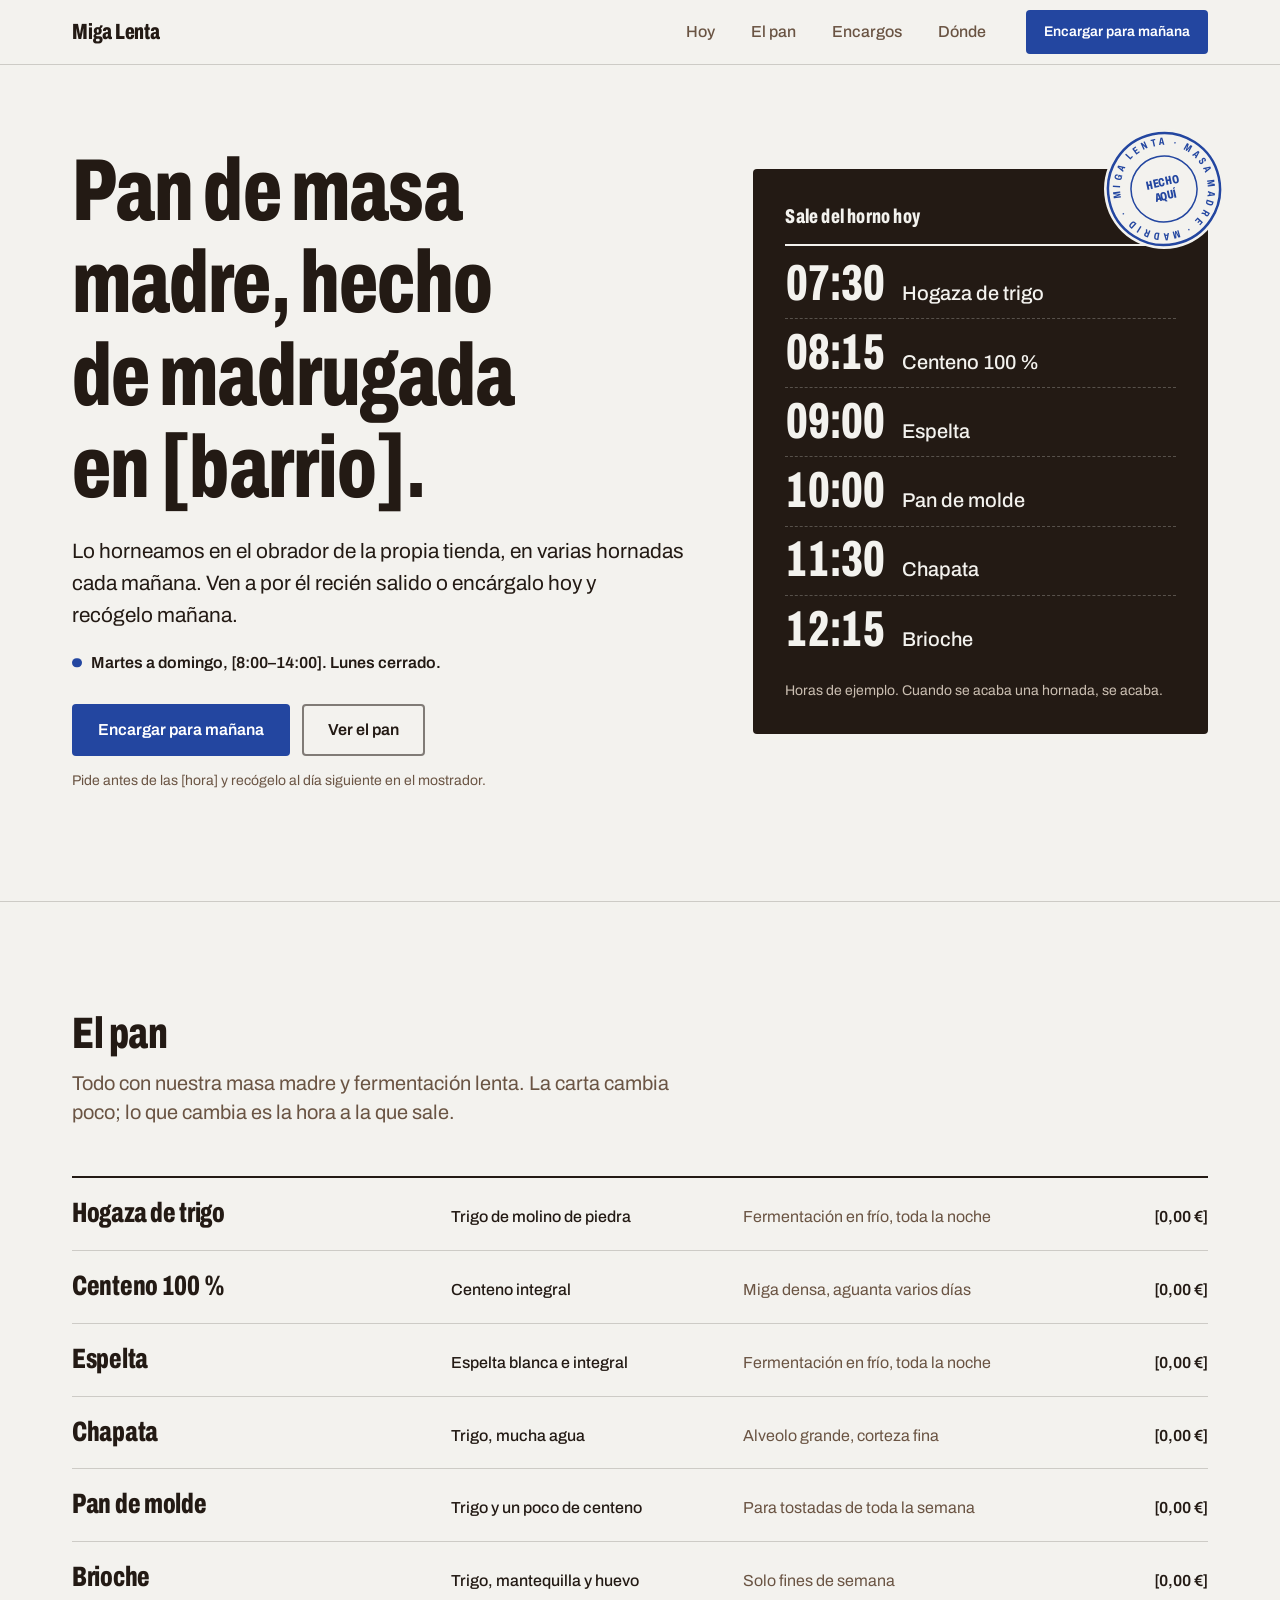
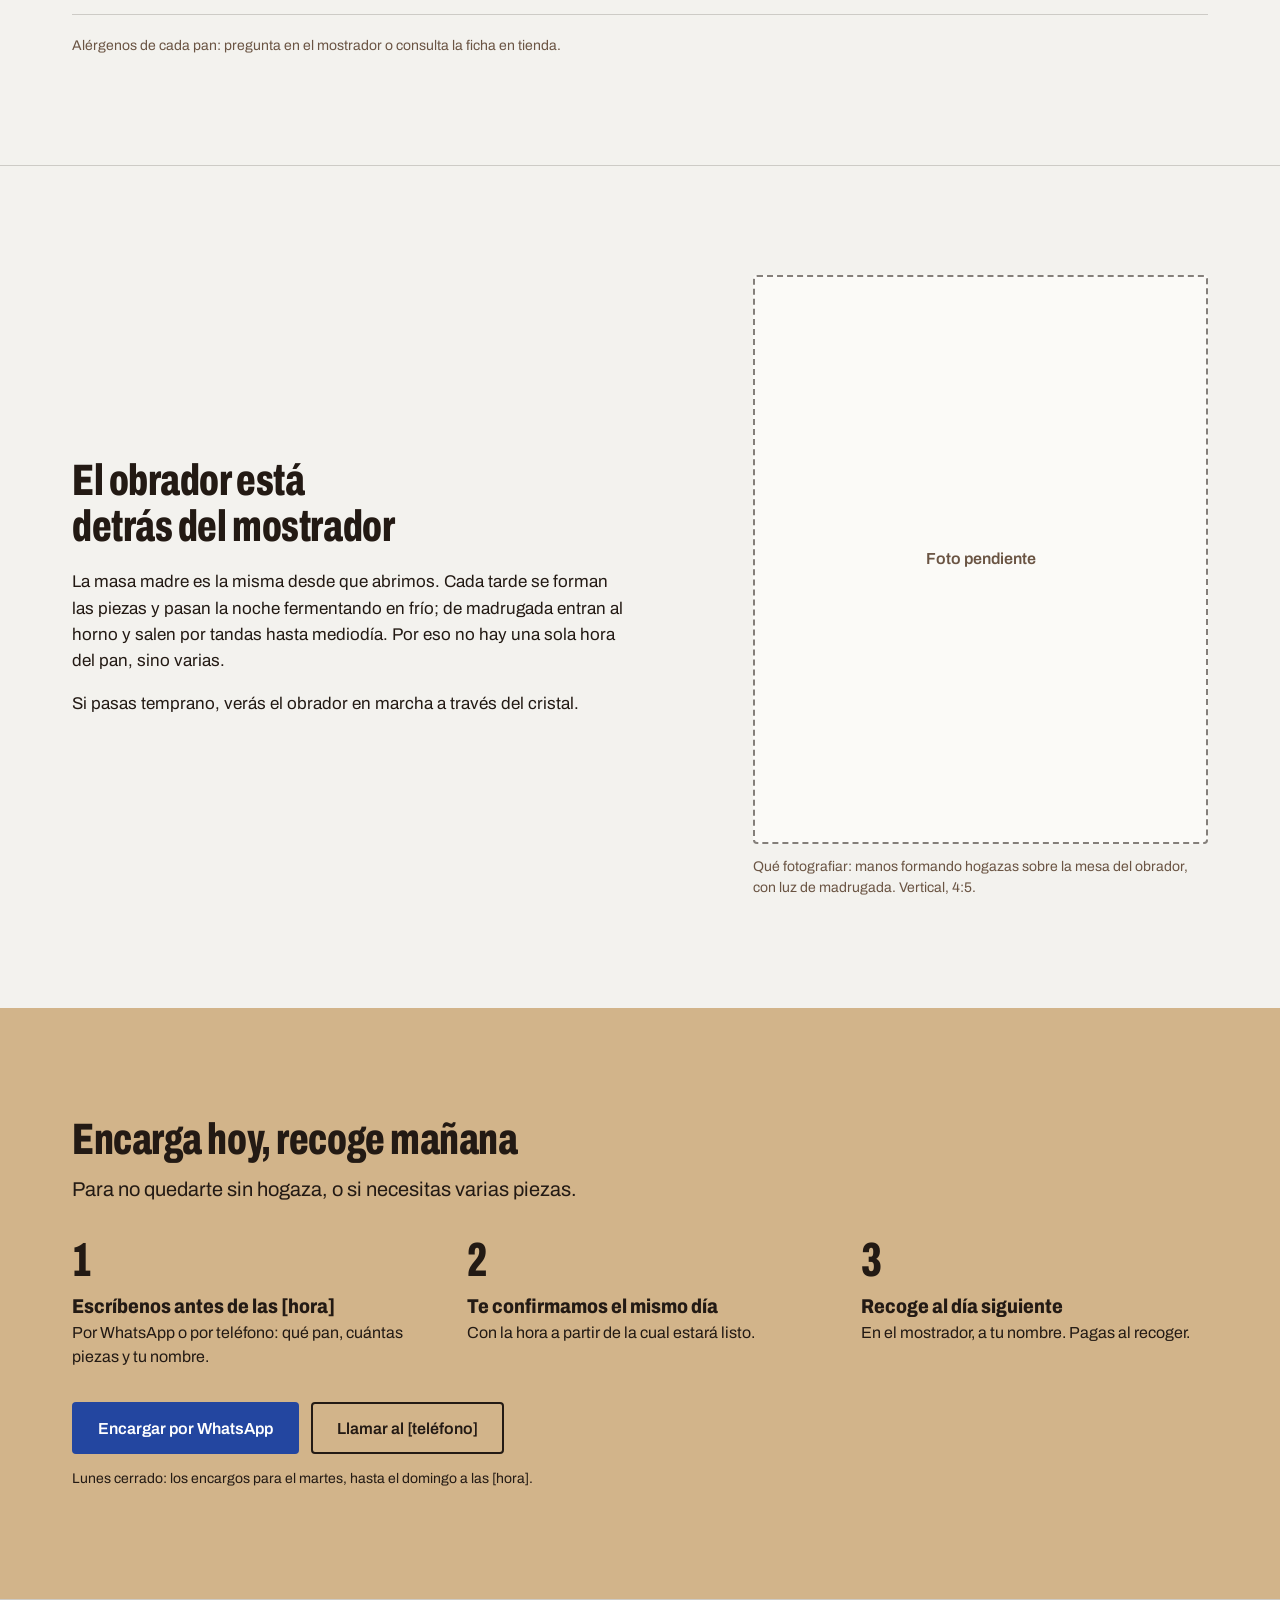
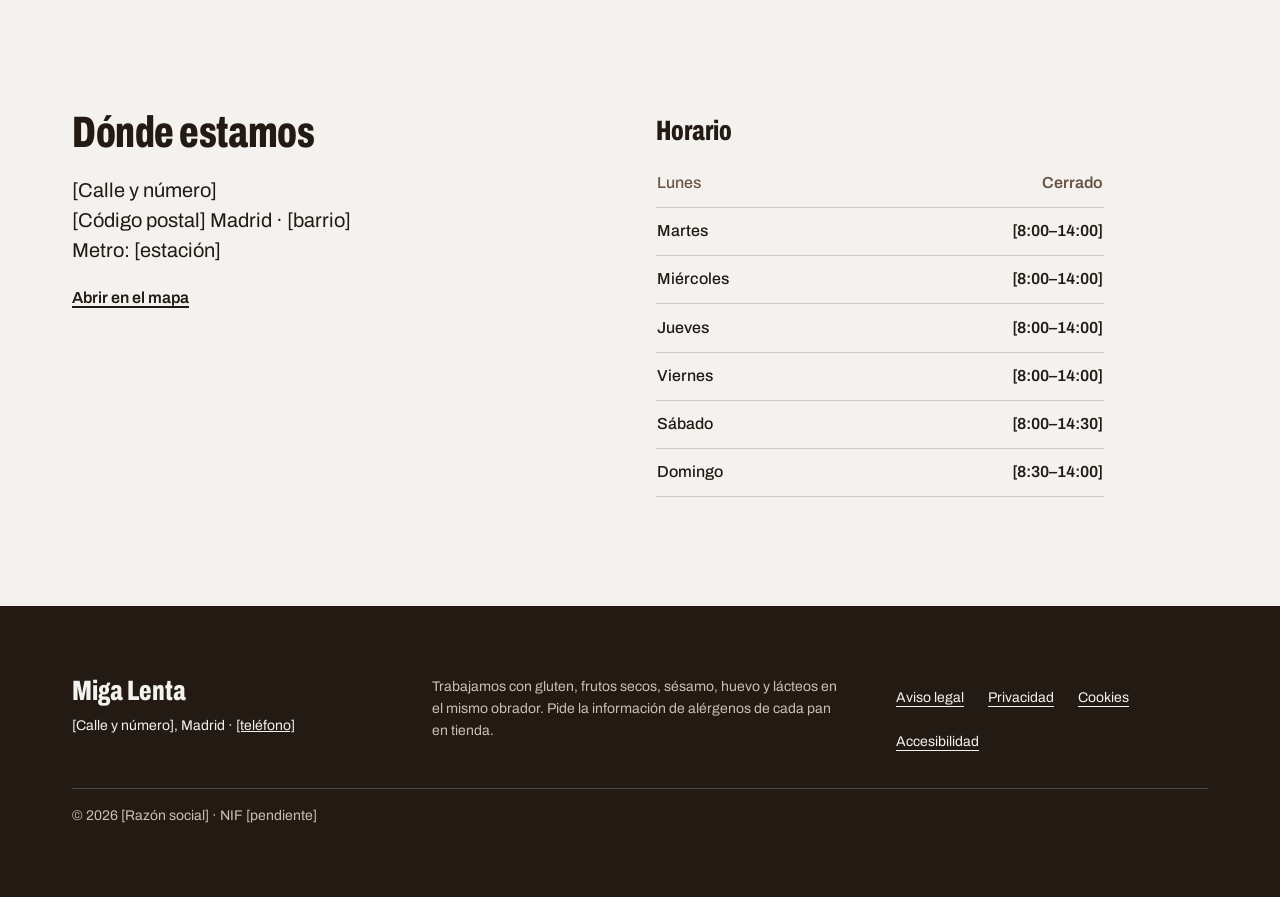
<file: docs/examples/phase-3b/site/index.html>
<!doctype html>
<html lang="es">
<head>
  <meta charset="utf-8">
  <!-- viewport-fit=cover so safe-area insets apply; never block zoom -->
  <meta name="viewport" content="width=device-width, initial-scale=1, viewport-fit=cover">
  <title>Miga Lenta · Pan de masa madre en [barrio], Madrid</title>
  <meta name="description" content="Panadería de masa madre con obrador propio en [barrio], Madrid. Horas de hornada de cada día, la carta de panes y encargos para recoger al día siguiente.">
  <meta name="color-scheme" content="light dark">
  <meta name="theme-color" content="#F3F2EE" media="(prefers-color-scheme: light)">
  <meta name="theme-color" content="#17110D" media="(prefers-color-scheme: dark)">
  <link rel="icon" href="favicon.svg" type="image/svg+xml">
  <link rel="preconnect" href="https://fonts.googleapis.com">
  <link rel="preconnect" href="https://fonts.gstatic.com" crossorigin>
  <!-- The single external request allowed by the brief: Archivo with its width axis -->
  <link rel="stylesheet" href="https://fonts.googleapis.com/css2?family=Archivo:wdth,wght@62..125,400..800&display=swap">
  <link rel="stylesheet" href="styles.css">
</head>
<body>
  <a class="skip" href="#main">Saltar al contenido</a>

  <header class="site-header">
    <div class="wrap header-inner">
      <a class="brand" href="#main" aria-label="Miga Lenta, inicio">Miga Lenta</a>
      <nav class="nav" aria-label="Secciones">
        <ul>
          <li><a href="#hoy">Hoy</a></li>
          <li><a href="#el-pan">El pan</a></li>
          <li><a href="#encargos">Encargos</a></li>
          <li><a href="#donde">Dónde</a></li>
        </ul>
      </nav>
      <a class="btn btn-primary btn-small header-cta" href="#encargos">Encargar para mañana</a>
    </div>
  </header>

  <main id="main">
    <!-- 1. Primera pantalla: qué es, dónde, horario y la pizarra de hornadas -->
    <section class="hero" id="hoy" aria-labelledby="hero-title">
      <div class="wrap hero-grid">
        <div class="hero-copy">
          <h1 id="hero-title">Pan de masa madre, hecho de madrugada en&nbsp;[barrio].</h1>
          <p class="lead">Lo horneamos en el obrador de la propia tienda, en varias hornadas cada mañana. Ven a por él recién salido o encárgalo hoy y recógelo mañana.</p>
          <p class="hours-today"><span class="dot" aria-hidden="true"></span>Martes a domingo, [8:00–14:00]. Lunes cerrado.</p>
          <div class="actions">
            <a class="btn btn-primary" href="#encargos">Encargar para mañana</a>
            <a class="btn btn-secondary" href="#el-pan">Ver el pan</a>
          </div>
          <p class="reassure">Pide antes de las [hora] y recógelo al día siguiente en el mostrador.</p>
        </div>

        <div class="board-wrap">
          <!-- CONTENIDO DE EJEMPLO: sustituir horas y panes por la hornada real -->
          <div class="board">
            <table>
              <caption>Sale del horno hoy</caption>
              <thead class="visually-hidden">
                <tr><th scope="col">Hora</th><th scope="col">Pan</th></tr>
              </thead>
              <tbody>
                <tr><td><time>07:30</time></td><th scope="row">Hogaza de trigo</th></tr>
                <tr><td><time>08:15</time></td><th scope="row">Centeno 100&nbsp;%</th></tr>
                <tr><td><time>09:00</time></td><th scope="row">Espelta</th></tr>
                <tr><td><time>10:00</time></td><th scope="row">Pan de molde</th></tr>
                <tr><td><time>11:30</time></td><th scope="row">Chapata</th></tr>
                <tr><td><time>12:15</time></td><th scope="row">Brioche</th></tr>
              </tbody>
            </table>
            <p class="board-note">Horas de ejemplo. Cuando se acaba una hornada, se acaba.</p>
          </div>
          <svg class="stamp" viewBox="0 0 120 120" aria-hidden="true" focusable="false">
            <defs><path id="stamp-ring" d="M60,60 m-44,0 a44,44 0 1,1 88,0 a44,44 0 1,1 -88,0"/></defs>
            <circle cx="60" cy="60" r="56" fill="none" stroke="currentColor" stroke-width="2.5"/>
            <circle cx="60" cy="60" r="33" fill="none" stroke="currentColor" stroke-width="1.5"/>
            <text font-size="10.5" font-weight="700" fill="currentColor"><textPath href="#stamp-ring" textLength="262" lengthAdjust="spacing">MIGA LENTA · MASA MADRE · MADRID ·</textPath></text>
            <text x="60" y="57" text-anchor="middle" font-size="12" font-weight="800" fill="currentColor">HECHO</text>
            <text x="60" y="71" text-anchor="middle" font-size="12" font-weight="800" fill="currentColor">AQUÍ</text>
          </svg>
        </div>
      </div>
    </section>

    <!-- 2. El pan: la carta como fichas de mostrador, en lista -->
    <section class="section" id="el-pan" aria-labelledby="pan-title">
      <div class="wrap">
        <div class="section-head">
          <h2 id="pan-title">El pan</h2>
          <p>Todo con nuestra masa madre y fermentación lenta. La carta cambia poco; lo que cambia es la hora a la que sale.</p>
        </div>
        <!-- Variedades genéricas: ajustar a la carta real. Precios pendientes. -->
        <ul class="menu" role="list">
          <li class="menu-item">
            <h3>Hogaza de trigo</h3>
            <p class="menu-flour">Trigo de molino de piedra</p>
            <p class="menu-ferment">Fermentación en frío, toda la noche</p>
            <p class="menu-price">[0,00&nbsp;€]</p>
          </li>
          <li class="menu-item">
            <h3>Centeno 100&nbsp;%</h3>
            <p class="menu-flour">Centeno integral</p>
            <p class="menu-ferment">Miga densa, aguanta varios días</p>
            <p class="menu-price">[0,00&nbsp;€]</p>
          </li>
          <li class="menu-item">
            <h3>Espelta</h3>
            <p class="menu-flour">Espelta blanca e integral</p>
            <p class="menu-ferment">Fermentación en frío, toda la noche</p>
            <p class="menu-price">[0,00&nbsp;€]</p>
          </li>
          <li class="menu-item">
            <h3>Chapata</h3>
            <p class="menu-flour">Trigo, mucha agua</p>
            <p class="menu-ferment">Alveolo grande, corteza fina</p>
            <p class="menu-price">[0,00&nbsp;€]</p>
          </li>
          <li class="menu-item">
            <h3>Pan de molde</h3>
            <p class="menu-flour">Trigo y un poco de centeno</p>
            <p class="menu-ferment">Para tostadas de toda la semana</p>
            <p class="menu-price">[0,00&nbsp;€]</p>
          </li>
          <li class="menu-item">
            <h3>Brioche</h3>
            <p class="menu-flour">Trigo, mantequilla y huevo</p>
            <p class="menu-ferment">Solo fines de semana</p>
            <p class="menu-price">[0,00&nbsp;€]</p>
          </li>
        </ul>
        <p class="allergens-note">Alérgenos de cada pan: pregunta en el mostrador o consulta la ficha en tienda.</p>
      </div>
    </section>

    <!-- 3. El obrador -->
    <section class="section section-workshop" aria-labelledby="obrador-title">
      <div class="wrap workshop-grid">
        <div class="workshop-copy">
          <h2 id="obrador-title">El obrador está detrás del mostrador</h2>
          <p>La masa madre es la misma desde que abrimos. Cada tarde se forman las piezas y pasan la noche fermentando en frío; de madrugada entran al horno y salen por tandas hasta mediodía. Por eso no hay una sola hora del pan, sino varias.</p>
          <p>Si pasas temprano, verás el obrador en marcha a través del cristal.</p>
        </div>
        <figure class="photo-slot">
          <div class="photo-frame" role="img" aria-label="Hueco reservado para una foto del obrador">
            <span>Foto pendiente</span>
          </div>
          <figcaption>Qué fotografiar: manos formando hogazas sobre la mesa del obrador, con luz de madrugada. Vertical, 4:5.</figcaption>
        </figure>
      </div>
    </section>

    <!-- 4. Encargos: mecanismo de conversión (acción directa: WhatsApp o teléfono) -->
    <section class="section section-orders" id="encargos" aria-labelledby="encargos-title">
      <div class="wrap orders-grid">
        <div class="orders-head">
          <h2 id="encargos-title">Encarga hoy, recoge mañana</h2>
          <p>Para no quedarte sin hogaza, o si necesitas varias piezas.</p>
        </div>
        <ol class="steps" role="list">
          <li>
            <span class="step-n" aria-hidden="true">1</span>
            <h3>Escríbenos antes de las [hora]</h3>
            <p>Por WhatsApp o por teléfono: qué pan, cuántas piezas y tu nombre.</p>
          </li>
          <li>
            <span class="step-n" aria-hidden="true">2</span>
            <h3>Te confirmamos el mismo día</h3>
            <p>Con la hora a partir de la cual estará listo.</p>
          </li>
          <li>
            <span class="step-n" aria-hidden="true">3</span>
            <h3>Recoge al día siguiente</h3>
            <p>En el mostrador, a tu nombre. Pagas al recoger.</p>
          </li>
        </ol>
        <div class="orders-actions">
          <div class="actions">
            <a class="btn btn-primary" href="https://wa.me/[34XXXXXXXXX]">Encargar por WhatsApp</a>
            <a class="btn btn-secondary" href="tel:+34[XXXXXXXXX]">Llamar al [teléfono]</a>
          </div>
          <p class="reassure">Lunes cerrado: los encargos para el martes, hasta el domingo a las [hora].</p>
        </div>
      </div>
    </section>

    <!-- 5. Dónde: información práctica completa -->
    <section class="section" id="donde" aria-labelledby="donde-title">
      <div class="wrap where-grid">
        <div class="where-copy">
          <h2 id="donde-title">Dónde estamos</h2>
          <address>
            <span class="addr-line">[Calle y número]</span>
            <span class="addr-line">[Código postal] Madrid · [barrio]</span>
            <span class="addr-line">Metro: [estación]</span>
          </address>
          <p><a class="text-link" href="https://maps.google.com/?q=[direccion]">Abrir en el mapa</a></p>
        </div>
        <div class="week">
          <table>
            <caption>Horario</caption>
            <tbody>
              <tr><th scope="row">Lunes</th><td>Cerrado</td></tr>
              <tr><th scope="row">Martes</th><td>[8:00–14:00]</td></tr>
              <tr><th scope="row">Miércoles</th><td>[8:00–14:00]</td></tr>
              <tr><th scope="row">Jueves</th><td>[8:00–14:00]</td></tr>
              <tr><th scope="row">Viernes</th><td>[8:00–14:00]</td></tr>
              <tr><th scope="row">Sábado</th><td>[8:00–14:30]</td></tr>
              <tr><th scope="row">Domingo</th><td>[8:30–14:00]</td></tr>
            </tbody>
          </table>
        </div>
      </div>
    </section>
  </main>

  <footer class="site-footer">
    <div class="wrap footer-grid">
      <div>
        <p class="footer-brand">Miga Lenta</p>
        <p>[Calle y número], Madrid · <a href="tel:+34[XXXXXXXXX]">[teléfono]</a></p>
      </div>
      <p class="footer-allergens">Trabajamos con gluten, frutos secos, sésamo, huevo y lácteos en el mismo obrador. Pide la información de alérgenos de cada pan en tienda.</p>
      <nav aria-label="Información legal">
        <ul class="legal" role="list">
          <li><a href="[aviso-legal]">Aviso legal</a></li>
          <li><a href="[privacidad]">Privacidad</a></li>
          <li><a href="[cookies]">Cookies</a></li>
          <li><a href="[accesibilidad]">Accesibilidad</a></li>
        </ul>
      </nav>
      <!-- Sin JavaScript: actualizar el año a mano. Datos legales (razón social, NIF) pendientes. -->
      <p class="copy">© 2026 [Razón social] · NIF [pendiente]</p>
    </div>
  </footer>
</body>
</html>
</file>
<file: docs/examples/phase-3b/site/styles.css>
/* Miga Lenta: "pizarra de hornadas". Static CSS, no JavaScript. */

:root {
  /* Named colors from the brief */
  --harina: #F3F2EE;
  --corteza: #231A14;
  --sello: #2346A0;
  --kraft: #D2B48A;
  --centeno: #6A5443;
  --miga: #FBFAF7;

  /* Roles */
  --bg: var(--harina);
  --surface: var(--miga);
  --text: var(--corteza);
  --text-2: var(--centeno);
  --accent: var(--sello);
  --accent-press: #1A3580;
  --on-accent: #FFFFFF;
  --line: rgba(35, 26, 20, 0.18);
  --line-strong: rgba(35, 26, 20, 0.55); /* 3:1+ on harina for borders of controls */
  --board: var(--corteza);
  --on-board: var(--harina);
  --on-board-2: #CBBFB2;
  --band: var(--kraft);
  --on-band: var(--corteza);
  --stamp: var(--sello);
  --focus: var(--sello);

  /* Type */
  --font: "Archivo", system-ui, -apple-system, "Segoe UI", sans-serif;
  --fs-sm: 0.875rem;
  --fs-base: 1rem;
  --fs-md: 1.25rem;
  --fs-lg: 1.75rem;
  --fs-xl: clamp(2rem, 1.4rem + 2.4vw, 2.75rem);
  --fs-hero: clamp(2.5rem, 1.2rem + 5.4vw, 5.5rem);
  --narrow: 68%;   /* display width (wdth 62–75 in the brief) */

  /* Space and layout */
  --gutter: clamp(1rem, 0.6rem + 1.8vw, 2rem);
  --max: 1200px;
  --section-y: clamp(3.5rem, 2rem + 6vw, 8rem);
  --radius: 4px;
  --header-h: 64px;
  --t: 150ms;
}

@media (prefers-color-scheme: dark) {
  :root {
    /* "Las 5 de la mañana en el obrador" */
    --bg: #17110D;
    --surface: #211912;
    --text: var(--harina);
    --text-2: #C9B8A6;
    --accent: #9DB2F2;
    --accent-press: #B9C9F6;
    --on-accent: var(--corteza);
    --line: rgba(243, 242, 238, 0.16);
    --line-strong: rgba(243, 242, 238, 0.5);
    --board: #2B211A;
    --on-board: var(--harina);
    --on-board-2: #C9B8A6;
    --band: #33271C;
    --on-band: var(--harina);
    --stamp: #9DB2F2;
    --focus: #9DB2F2;
  }
}

/* ---------- Base ---------- */

*, *::before, *::after { box-sizing: border-box; }

html {
  -webkit-text-size-adjust: 100%;          /* no font inflation in landscape */
  -webkit-tap-highlight-color: transparent; /* replaced by :active styles */
  scroll-behavior: smooth;
  scroll-padding-top: 1rem;
}
@media (prefers-reduced-motion: reduce) {
  html { scroll-behavior: auto; }
  *, *::before, *::after { transition: none !important; }
}

body {
  margin: 0;
  background: var(--bg);
  color: var(--text);
  font-family: var(--font);
  font-size: var(--fs-base);
  line-height: 1.55;
  font-variant-numeric: tabular-nums;
}

h1, h2, h3 {
  margin: 0;
  font-stretch: var(--narrow);
  font-weight: 800;
  line-height: 1.05;
  letter-spacing: -0.01em;
  text-wrap: balance;
}
p { margin: 0; text-wrap: pretty; }
ul, ol { margin: 0; padding: 0; list-style: none; }
a { color: inherit; }

a, button { touch-action: manipulation; }

:focus-visible {
  outline: 3px solid var(--focus);
  outline-offset: 3px;
  border-radius: 2px;
}

.wrap {
  max-width: var(--max);
  margin-inline: auto;
  padding-inline: max(var(--gutter), env(safe-area-inset-left)) max(var(--gutter), env(safe-area-inset-right));
}

.visually-hidden {
  position: absolute !important;
  width: 1px; height: 1px;
  overflow: hidden;
  clip: rect(0 0 0 0);
  white-space: nowrap;
}

.skip {
  position: absolute;
  left: 1rem; top: -100px;
  z-index: 100;
  padding: 0.75rem 1rem;
  background: var(--accent);
  color: var(--on-accent);
  font-weight: 600;
  text-decoration: none;
}
.skip:focus { top: 1rem; }

/* ---------- Buttons ---------- */

.btn {
  display: inline-flex;
  align-items: center;
  justify-content: center;
  min-height: 52px;
  padding: 0.75rem 1.5rem;
  border: 2px solid transparent;
  border-radius: var(--radius);
  font: inherit;
  font-weight: 600;
  line-height: 1.2;
  text-align: center;
  text-decoration: none;
  user-select: none;
  -webkit-touch-callout: none;
  transition: background-color var(--t) ease-out, color var(--t) ease-out, transform var(--t) ease-out;
}
.btn-primary { background: var(--accent); color: var(--on-accent); }
.btn-secondary { border-color: var(--line-strong); color: var(--text); }
.btn-small { min-height: 44px; padding: 0.5rem 1rem; font-size: var(--fs-sm); }

.btn:active { transform: translateY(1px); }
.btn-primary:active { background: var(--accent-press); }
.btn-secondary:active { background: var(--line); }

@media (hover: hover) and (pointer: fine) {
  .btn-primary:hover { background: var(--accent-press); }
  .btn-secondary:hover { border-color: var(--text); }
}

.actions {
  display: flex;
  flex-direction: column;
  gap: 0.75rem;
}
@media (min-width: 560px) {
  .actions { flex-direction: row; flex-wrap: wrap; }
}

.reassure {
  margin-top: 0.875rem;
  color: var(--text-2);
  font-size: var(--fs-sm);
}

.text-link {
  font-weight: 600;
  text-decoration-thickness: 2px;
  text-underline-offset: 0.2em;
  display: inline-flex;
  align-items: center;
  min-height: 44px; /* review: padding alone gave 43.99px */
}
.text-link:active { color: var(--accent); }
@media (hover: hover) and (pointer: fine) {
  .text-link:hover { color: var(--accent); }
}

/* ---------- Header ---------- */

.site-header {
  background: var(--bg);
  border-bottom: 1px solid var(--line);
  padding-top: env(safe-area-inset-top);
}
.header-inner {
  display: grid;
  grid-template-columns: 1fr auto;
  grid-template-areas:
    "brand cta"
    "nav nav";
  align-items: center;
  column-gap: 1rem;
  padding-top: 0.5rem;
}
.brand {
  grid-area: brand;
  font-weight: 800;
  font-stretch: var(--narrow);
  font-size: 1.375rem;
  text-decoration: none;
  letter-spacing: -0.01em;
  padding-block: 0.5rem;
}
.header-cta { grid-area: cta; }

.nav { grid-area: nav; }
.nav ul { display: flex; gap: 0.25rem 0.25rem; flex-wrap: wrap; margin-left: -0.5rem; }
.nav a {
  display: inline-flex;
  align-items: center;
  justify-content: center;
  min-height: 44px;
  min-width: 44px; /* review: Hoy was 26px wide on touch */
  padding-inline: 0.5rem;
  font-size: var(--fs-sm);
  font-weight: 500;
  text-decoration: none;
  color: var(--text-2);
}
.nav a:active { color: var(--text); }
@media (hover: hover) and (pointer: fine) {
  .nav a:hover { color: var(--text); text-decoration: underline; text-underline-offset: 0.3em; }
}

/* One row from tablet up; sticky only when there is height to spare
   (phones and phone landscape keep the screen for content). */
@media (min-width: 700px) {
  .header-inner {
    grid-template-columns: auto 1fr auto;
    grid-template-areas: "brand nav cta";
    min-height: var(--header-h);
    padding-top: 0;
  }
  .nav ul { justify-content: flex-end; gap: 0 0.75rem; margin-left: 0; margin-right: 0.25rem; }
}
@media (min-width: 700px) and (min-height: 560px) {
  .site-header { position: sticky; top: 0; z-index: 10; }
  html { scroll-padding-top: calc(var(--header-h) + env(safe-area-inset-top) + 1rem); }
}
@media (min-width: 1000px) {
  .nav ul { gap: 0 1.25rem; margin-right: 1rem; }
  .nav a { font-size: var(--fs-base); }
}

/* ---------- Hero with the board ---------- */

.hero { padding-block: clamp(2rem, 1rem + 5vw, 6rem) var(--section-y); }

.hero-grid {
  display: grid;
  gap: 2.5rem;
}
.hero h1 {
  font-size: var(--fs-hero);
  max-width: 12ch;
}
.lead {
  margin-top: 1.25rem;
  font-size: clamp(1.125rem, 1rem + 0.5vw, 1.3rem);
  max-width: 34em;
  color: var(--text);
}
.hours-today {
  display: flex;
  align-items: baseline;
  gap: 0.6rem;
  margin: 1.25rem 0 1.75rem;
  font-weight: 600;
}
.dot {
  width: 0.6rem; height: 0.6rem;
  transform: translateY(-0.05em); /* sits on the first line when the text wraps */
  border-radius: 50%;
  background: var(--accent);
  flex: none;
}
.hero .actions .btn { width: 100%; }
@media (min-width: 560px) {
  .hero .actions .btn { width: auto; }
}

.board-wrap { position: relative; }
.board {
  background: var(--board);
  color: var(--on-board);
  border-radius: var(--radius);
  padding: clamp(1.25rem, 0.8rem + 2vw, 2rem);
}
.board table { width: 100%; border-collapse: collapse; }
.board caption {
  text-align: left;
  font-stretch: var(--narrow);
  font-weight: 800;
  font-size: var(--fs-md);
  letter-spacing: 0.01em;
  padding-bottom: 0.75rem;
  border-bottom: 2px solid var(--on-board);
  margin-bottom: 0.25rem;
  padding-right: 5.5rem; /* room for the stamp */
}
.board tr + tr td, .board tr + tr th { border-top: 1px dashed rgba(243, 242, 238, 0.25); }
.board td, .board th { padding-block: 0.55rem; vertical-align: baseline; }
.board td {
  width: 1%;
  padding-right: 1rem;
  font-stretch: 62%;
  font-weight: 800;
  font-size: clamp(2rem, 1.4rem + 2.2vw, 3.25rem);
  line-height: 1;
  white-space: nowrap;
}
.board th {
  text-align: left;
  font-weight: 500;
  font-size: var(--fs-md);
  line-height: 1.2;
}
.board-note {
  margin-top: 1rem;
  font-size: var(--fs-sm);
  color: var(--on-board-2);
}

.stamp {
  position: absolute;
  top: -1.75rem;
  right: 0.75rem;
  width: 6.5rem;
  height: 6.5rem;
  color: var(--stamp);
  transform: rotate(-12deg);
  font-family: var(--font);
  font-stretch: var(--narrow);
  background: var(--bg);
  border-radius: 50%;
}

/* Brief: on phones and tablets the board goes right under the headline.
   DOM order stays (copy first) so reading and focus order are unchanged. */
@media (max-width: 899.98px) {
  .hero-grid { gap: 0; }
  .hero-copy { display: contents; }
  .hero h1 { order: 0; }
  .board-wrap { order: 1; margin-top: 2.75rem; }
  .hero-copy > :not(h1) { order: 2; }
  .hero .lead { margin-top: 2rem; }
}

@media (min-width: 900px) {
  .hero-grid {
    grid-template-columns: repeat(12, minmax(0, 1fr));
    column-gap: 2rem;
    align-items: start;
  }
  .hero-copy { grid-column: 1 / span 7; }
  .board-wrap { grid-column: 8 / span 5; margin-top: 1.5rem; }
  .stamp { top: -2.5rem; right: -1rem; width: 7.5rem; height: 7.5rem; }
}

/* ---------- Sections ---------- */

.section { padding-block: var(--section-y); border-top: 1px solid var(--line); }

.section-head { max-width: 40rem; margin-bottom: clamp(2rem, 1.5rem + 2vw, 3.5rem); }
.section h2 { font-size: var(--fs-xl); }
.section-head p { margin-top: 0.75rem; color: var(--text-2); font-size: var(--fs-md); line-height: 1.45; }

/* El pan: counter-slip list, not cards */
.menu { border-top: 2px solid var(--text); }
.menu-item {
  display: grid;
  grid-template-columns: 1fr auto;
  grid-template-areas:
    "name price"
    "flour flour"
    "ferment ferment";
  column-gap: 1rem;
  row-gap: 0.15rem;
  padding-block: 1.1rem;
  border-bottom: 1px solid var(--line);
}
.menu-item h3 { grid-area: name; font-size: var(--fs-lg); }
.menu-flour { grid-area: flour; font-weight: 500; }
.menu-ferment { grid-area: ferment; color: var(--text-2); }
.menu-price { grid-area: price; font-weight: 600; align-self: baseline; }

@media (min-width: 700px) {
  .menu-item {
    grid-template-columns: minmax(0, 1.2fr) minmax(0, 1fr) auto;
    grid-template-areas:
      "name flour price"
      "name ferment price";
    column-gap: 2rem;
    align-items: baseline;
  }
}
@media (min-width: 1000px) {
  .menu-item {
    grid-template-columns: minmax(0, 4fr) minmax(0, 3fr) minmax(0, 4fr) minmax(0, 1fr);
    grid-template-areas: "name flour ferment price";
    padding-block: 1.25rem;
  }
  .menu-price { text-align: right; }
}
.allergens-note { margin-top: 1.25rem; color: var(--text-2); font-size: var(--fs-sm); }

/* El obrador */
.workshop-grid { display: grid; gap: 2.5rem; }
.workshop-copy p { margin-top: 1rem; max-width: 36em; font-size: 1.0625rem; }
.workshop-copy p:first-of-type { margin-top: 1.25rem; }

.photo-slot { margin: 0; }
.photo-frame {
  aspect-ratio: 4 / 5;
  max-height: 70svh;
  width: 100%;
  display: grid;
  place-items: center;
  border: 2px dashed var(--line-strong);
  border-radius: var(--radius);
  background: var(--surface);
  color: var(--text-2);
  font-weight: 600;
}
.photo-slot figcaption { margin-top: 0.75rem; font-size: var(--fs-sm); color: var(--text-2); max-width: 32em; }

@media (min-width: 700px) {
  .workshop-grid { grid-template-columns: minmax(0, 1.3fr) minmax(0, 1fr); column-gap: 3rem; align-items: center; }
  .photo-frame { max-height: none; }
}
@media (min-width: 1000px) {
  .workshop-grid { grid-template-columns: repeat(12, minmax(0, 1fr)); column-gap: 2rem; }
  .workshop-copy { grid-column: 1 / span 6; }
  .photo-slot { grid-column: 8 / span 5; }
}

/* Encargos: kraft band, like the paper bag */
.section-orders { background: var(--band); color: var(--on-band); border-top: 0; }
.section-orders .reassure { color: var(--on-band); }
.section-orders .btn-secondary { border-color: currentColor; color: var(--on-band); }
.orders-grid { display: grid; gap: 2rem; }
.orders-head p { margin-top: 0.75rem; font-size: var(--fs-md); line-height: 1.45; }

.steps { display: grid; gap: 1.5rem; counter-reset: none; }
.steps li {
  display: grid;
  align-content: start; /* review: stretched rows pushed h3 down in shorter steps */
  grid-template-columns: auto 1fr;
  column-gap: 1rem;
  row-gap: 0.25rem;
  align-items: baseline;
}
.step-n {
  grid-row: span 2;
  font-stretch: 62%;
  font-weight: 800;
  font-size: 2.5rem;
  line-height: 1;
}
.steps h3 { font-size: var(--fs-md); font-stretch: 85%; letter-spacing: 0; }
.steps p { grid-column: 2; }

@media (min-width: 700px) {
  .steps { grid-template-columns: repeat(3, minmax(0, 1fr)); gap: 1.5rem; }
  .steps li { grid-template-columns: 1fr; }
  .step-n { grid-row: auto; font-size: 3rem; margin-bottom: 0.5rem; }
  .steps p { grid-column: 1; }
}
@media (min-width: 1000px) {
  .orders-head { max-width: 40rem; }
  .steps { gap: 3rem; }
}

/* Dónde */
.where-grid { display: grid; gap: 2.5rem; }
address { font-style: normal; margin-top: 1.25rem; font-size: var(--fs-md); line-height: 1.5; }
.addr-line { display: block; }
.where-copy p { margin-top: 0.75rem; }

.week table { width: 100%; max-width: 28rem; border-collapse: collapse; }
.week caption {
  text-align: left;
  font-stretch: var(--narrow);
  font-weight: 800;
  font-size: var(--fs-lg);
  padding-bottom: 0.5rem;
}
.week th, .week td { padding-block: 0.7rem; border-bottom: 1px solid var(--line); text-align: left; }
.week th { font-weight: 500; }
.week td { text-align: right; font-weight: 600; }
.week tr:first-child th, .week tr:first-child td { color: var(--text-2); }

@media (min-width: 700px) {
  .where-grid { grid-template-columns: repeat(2, minmax(0, 1fr)); column-gap: 3rem; align-items: start; }
}
@media (min-width: 1000px) {
  .where-grid { grid-template-columns: repeat(12, minmax(0, 1fr)); column-gap: 2rem; }
  .where-copy { grid-column: 1 / span 5; }
  .week { grid-column: 7 / span 5; }
}

/* ---------- Footer ---------- */

.site-footer {
  background: var(--board);
  color: var(--on-board);
  padding-block: clamp(3rem, 2rem + 3vw, 5rem) calc(clamp(3rem, 2rem + 3vw, 5rem) + env(safe-area-inset-bottom));
  font-size: var(--fs-sm);
}
.footer-grid { display: grid; gap: 1.5rem; }
.footer-brand { font-stretch: var(--narrow); font-weight: 800; font-size: var(--fs-lg); line-height: 1.1; margin-bottom: 0.5rem; }
.footer-allergens { color: var(--on-board-2); max-width: 40em; }
.site-footer a { color: var(--on-board); }
/* review: the blue ring was 2.0:1 on the dark footer */
.site-footer :focus-visible { outline-color: var(--on-board); }
.site-footer a[href^="tel:"] { display: inline-block; padding-block: 0.875rem; margin-block: -0.875rem; }
.legal { display: flex; flex-wrap: wrap; column-gap: 1.5rem; }
.legal a { display: inline-flex; align-items: center; min-height: 44px; text-underline-offset: 0.25em; }
.legal a:active { color: var(--on-board-2); }
@media (hover: hover) and (pointer: fine) {
  .legal a:hover { text-decoration-thickness: 2px; }
}
.copy { color: var(--on-board-2); }

@media (min-width: 700px) {
  .footer-grid { grid-template-columns: repeat(2, minmax(0, 1fr)); column-gap: 3rem; }
}
@media (min-width: 1000px) {
  .footer-grid { grid-template-columns: 3fr 4fr 3fr; }
  .copy { grid-column: 1 / -1; padding-top: 1rem; border-top: 1px solid rgba(243, 242, 238, 0.2); }
}
</file>
